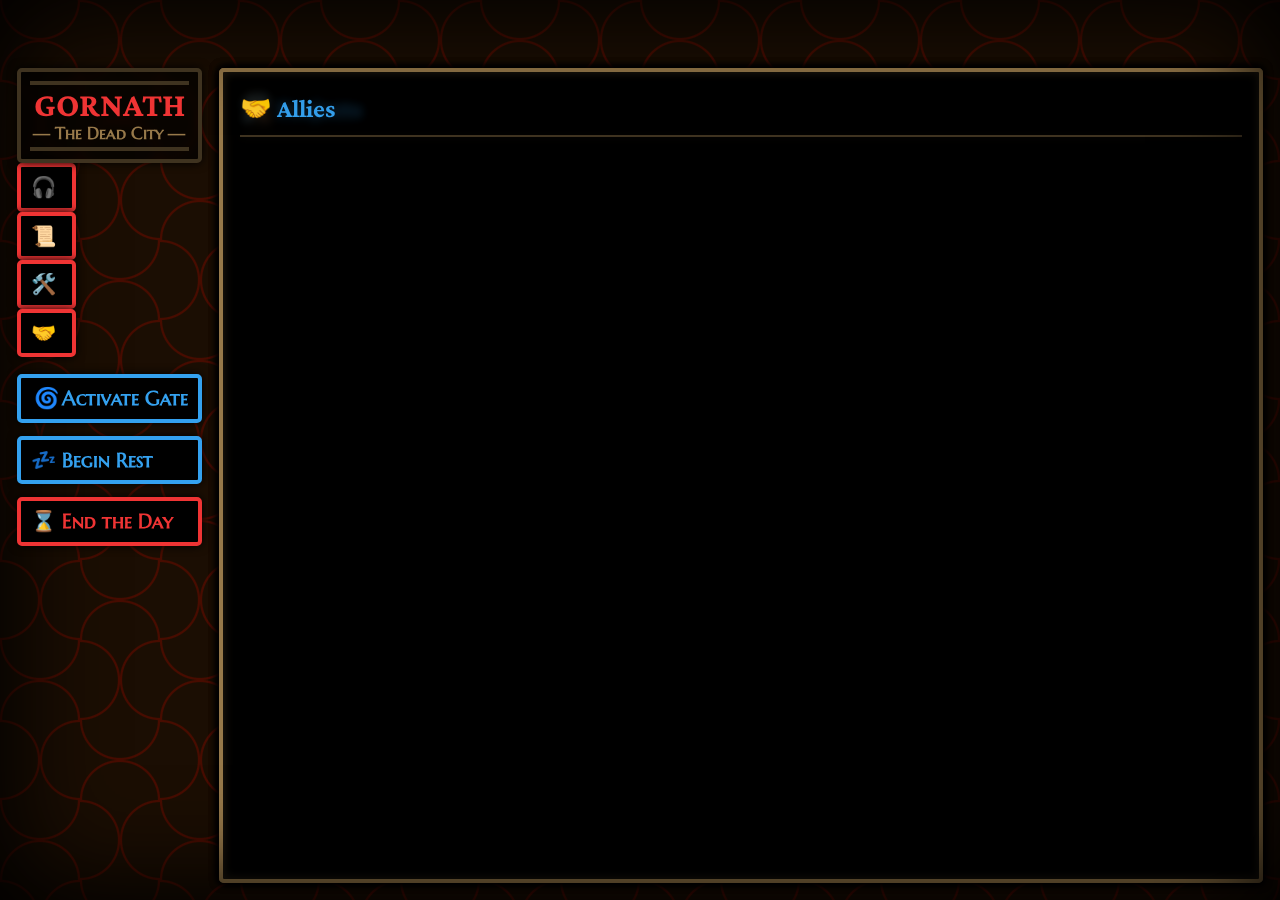
<file: index.html>
<!DOCTYPE html>
<html lang="en">
<head>
    <meta charset="UTF-8">
    <meta name="viewport" content="width=device-width, initial-scale=1.0">
    <title>Battle of Gornath</title>

    <link rel="icon" href="images/imp.png">

    <link rel="stylesheet" href="styles/reset.css">
    <link rel="stylesheet" href="styles/main.css">
    <link rel="stylesheet" href="styles/text.css">
    <link rel="stylesheet" href="styles/countdown.css">
    <link rel="stylesheet" href="styles/stats.css">
    <link rel="stylesheet" href="styles/card.css">
    <link rel="stylesheet" href="styles/menu.css">
</head>
<body>
    <audio autoplay loop>
        <source src="audio/the-dead-city.mp3">
    </audio>
    <div class="overlay"></div>
    <div class="header">
        <!-- <h1>The Battle of Gornath</h1> -->
        <div id="countdown" class="countdown"></div>
    </div> 
    <main>
        <div class="sidebar">
            <div id="stats" class="stats box">
                <h1 class="stats__title">GORNATH</h1>
                <div class="stats__subtitle">—&nbsp;The&nbsp;Dead&nbsp;City&nbsp;—</div>
            </div>
            <div class="sidebar__tabs">
                <button id="toggle__settings" onclick="game.toggleMenu('settings')">🎧</button>
                <button id="toggle__quests" onclick="game.toggleMenu('quests')">📜</button>
                <button id="toggle__projects" onclick="game.toggleMenu('projects')">🛠️</button>
                <button id="toggle__allies" onclick="game.toggleMenu('allies')">🤝</button>
            </div>

            <div class="sidebar__buttons">
                <button id="gate" onclick="game.useGate()"><div class="spin">🌀</div> <div>Activate Gate</div></button>
                <button id="rest" onclick="game.rest()"><div class="pulse">💤</div> <div class="text">Begin Rest</div></button>
                <button id="next" onclick="game.nextDay()"><div>⌛</div> <div>End the Day</div></button>
            </div>
        </div>
        <div id="panel">
            <section id="menu__settings" class="menu box">
                <h1>🎧 Settings</h1>
            </section>
            <section id="menu__quests" class="menu box">
                <h1>📜 Quests</h1>
            </section>
            <section id="menu__projects" class="menu box">
                <h1>🛠️ Projects</h1>
            </section>
            <section id="menu__allies" class="menu box">
                <h1>🤝 Allies</h1>
            </section>
            <!-- <div class="sheen"></div> -->
            <!-- <h1>Stats</h1>
            <p><b>Military:</b> The effectiveness of Gornath's defenses. If it drops to 0, we will be unable to defend ourselves from the demons' attack - Gornath will fall, and there will be nothing anyone can do about it.</p>
            <p><b>Loyalty:</b> The trust and respect Gornath has for Bokaz. If it drops to 0, Bokaz may be overthrown. Gornath will go on, but someone will replace him, and your roles as the Voice of the Chief may not be honoured.</p>
            <p><b>Stability:</b> The state of the economy, civic order, and general morale. If it drops to 0, the city will descend into chaos and anarchy. The population will flee and abandon the city.</p>
            <p><b>Reverence:</b> The faith the city has for the Gods. If it drops to 0, the people of Gornath will abandon the old gods and turn to other sources of power out of desperation - the demons, Iron Sorcery, Cleovaross, etc.</p> -->
        </div>
    </main>

    <script src="scripts/events.js"></script>
    <script src="scripts/utils.js"></script>
    <script src="scripts/main.js"></script>
    <script src="scripts/cards.js"></script>
</body>
</html>
</file>
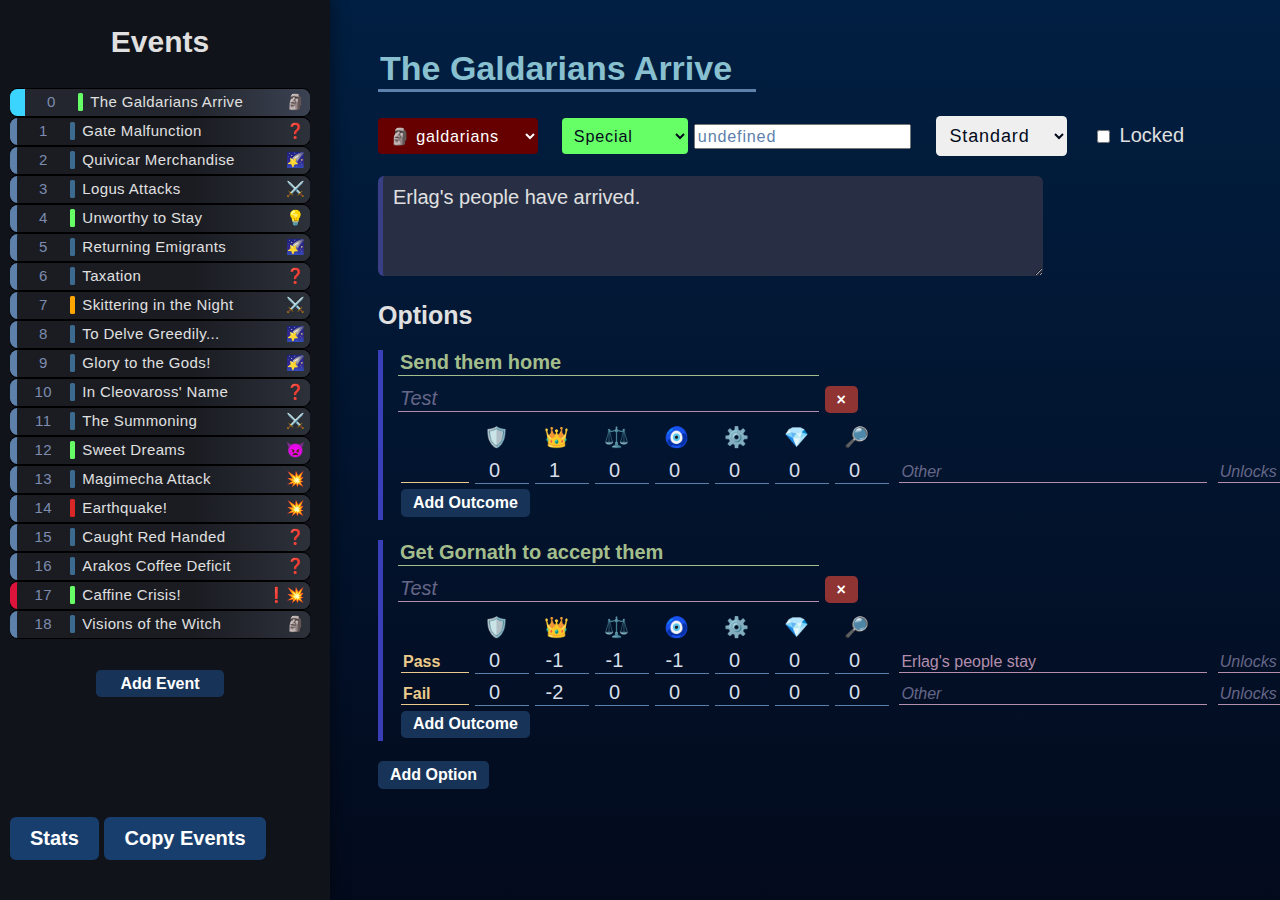
<file: event.html>
<!DOCTYPE html>
<html lang="en">
<head>
    <meta charset="UTF-8">
    <meta name="viewport" content="width=device-width, initial-scale=1.0">
    <title>Event Machine</title>
    <link rel="stylesheet" href="styles/event.css">
</head>
<body>
    <div id="container">
        <nav id="sidebar">
            <h2>Events</h2>
            <div id="events-list"></div>
            <button id="add-event-btn" style="width:8em; margin:0 auto; display:block; align-self: start;">Add Event</button>
            <div>
                <button id="stats-btn">Stats</button>
                <button id="copy-btn">Copy Events</button>
            </div>
        </nav>
        <main id="details-panel"></main>
    </div>

    <script src="scripts/constants.js"></script>
    <script src="scripts/events.js"></script>
    <script>
        // --- Type color generation ---
        function stringToColor(str, idx, total) {
            // Use HSL for distinct colors
            let hue = (idx * 360 / total) % 360;
            return `hsl(${hue}, 100%, 20%)`;
        }
        function getTypeColors(types) {
            let map = {};
            types.forEach((t, i) => map[t] = stringToColor(t, i, types.length));
            return map;
        }
        function getAllTypes() {
            let set = new Set(events.map(e => e.type));
            return Array.from(set);
        }

        // --- Numeric keys detection ---
        function getNumericKeys() {
            for (const event of events) {
                for (const opt of event.options) {
                    if (opt.outcomes && opt.outcomes.length) {
                        return Object.keys(opt.outcomes[0]).filter(
                            k => typeof opt.outcomes[0][k] === "number"
                        );
                    }
                }
            }
            // fallback
            return ['warriors','loyalty','order','reverence','salvage','wealth'];
        }

        // --- Contrast utility ---
        function getContrastYIQ(hexcolor) {
            // Accepts hsl() or hex, returns #23262e or #fff for contrast
            let r, g, b;
            if (hexcolor.startsWith('hsl')) {
                let [h, s, l] = hexcolor.match(/\d+/g).map(Number);
                s /= 100; l /= 100;
                let c = (1 - Math.abs(2 * l - 1)) * s;
                let x = c * (1 - Math.abs((h / 60) % 2 - 1));
                let m = l - c/2;
                let rgb = [0,0,0];
                if (h < 60) rgb = [c,x,0];
                else if (h < 120) rgb = [x,c,0];
                else if (h < 180) rgb = [0,c,x];
                else if (h < 240) rgb = [0,x,c];
                else if (h < 300) rgb = [x,0,c];
                else rgb = [c,0,x];
                [r,g,b] = rgb.map(v => Math.round((v + m) * 255));
            } else {
                hexcolor = hexcolor.replace('#','');
                if (hexcolor.length === 3) hexcolor = hexcolor.split('').map(x=>x+x).join('');
                r = parseInt(hexcolor.substr(0,2),16);
                g = parseInt(hexcolor.substr(2,2),16);
                b = parseInt(hexcolor.substr(4,2),16);
            }
            let yiq = ((r*299)+(g*587)+(b*114))/1000;
            return 'white';
            return (yiq >= 140) ? '#23262e' : '#fff';
        }

        // --- Main rendering logic ---
        let originalEvents = JSON.parse(JSON.stringify(events));
        let $eventsList = document.getElementById('events-list');
        let $detailsPanel = document.getElementById('details-panel');
        let selectedIdx = 0;
        let typeColors = getTypeColors(getAllTypes());

        function isEventEdited(idx) {
            return JSON.stringify(events[idx]) !== JSON.stringify(originalEvents[idx]);
        }

        function renderList(selected) {
            let types = getAllTypes();
            typeColors = getTypeColors(types);
            let html = '<ul>';
            for (let i = 0; i < events.length; i++) {
                let edited = isEventEdited(i);
                let type = events[i].type;
                let priority = events[i].priority
                if (!priority) events[i].priority = 'standard'
                console.log(priority)
                let color = typeColors[type] || "#888";
                let badgeText = type // .slice(0,5).toUpperCase();
                let badgeFg = getContrastYIQ(color);
                html += `<li data-idx="${i}" class=" ${i === selected ? 'selected ' : ''}${edited ? 'edited ' : ''} ${events[i].locked ? "locked": ''}">
                    <span class="event-list-id">${i}</span>
                    <span class="event-rarity rarity-${events[i].rarity.toLowerCase()}"></span>
                    <span class="event-list-title">${events[i].title}${edited ? '<span class="event-list-edited">*</span>' : ''}</span>
                    <div class='event-badges'>
                        <span class='event-list-type'>${events[i].scheduled ? ICONS['scheduled'] : ''}</span><span class='event-list-type'>${ICONS[priority]}</span><span class='event-list-type'>${ICONS[badgeText]}</span>
                    </div>
                </li>`;

                //<span class='event-list-type'>${ICONS[badgeText]} <span class="event-list-type-badge" style="background:${color};color:${badgeFg};" title="${type}">${badgeText}</span></span>
            }
            html += '</ul>';
            $eventsList.innerHTML = html;
            $eventsList.querySelectorAll('li').forEach(li => {
                li.onclick = function() {
                    let idx = parseInt(this.getAttribute('data-idx'));
                    selectedIdx = idx;
                    statsMode = false;
                    renderList(selectedIdx);
                    renderDetails(idx);
                }
            });
        }

        function renderStatsPanel() {
            // Gather stats
            const totalEvents = events.length;
            const typeCounts = {};
            const rarityCounts = {};
            const numericKeys = getNumericKeys();
            let outcomeSum = {};
            let outcomeCount = 0;

            // Initialize sums
            numericKeys.forEach(k => outcomeSum[k] = 0);

            for (const event of events) {
                // Type counts
                typeCounts[event.type] = (typeCounts[event.type] || 0) + 1;
                // Rarity counts
                rarityCounts[event.rarity] = (rarityCounts[event.rarity] || 0) + 1;
                // Outcomes
                for (const opt of event.options) {
                    if (opt.outcomes) {
                        for (const outcome of opt.outcomes) {
                            numericKeys.forEach(k => {
                                outcomeSum[k] += Number(outcome[k]) || 0;
                            });
                            outcomeCount++;
                        }
                    }
                }
            }

            // Type stats HTML
            let typeStats = Object.entries(typeCounts).map(([type, count]) => {
                let pct = ((count / totalEvents) * 100).toFixed(1);
                return `<tr><td>${type}</td><td>${count}</td><td>${pct}%</td></tr>`;
            }).join('');
            // Rarity stats HTML
            let rarityStats = Object.entries(rarityCounts).map(([rarity, count]) => {
                let pct = ((count / totalEvents) * 100).toFixed(1);
                return `<tr><td>${rarity}</td><td>${count}</td><td>${pct}%</td></tr>`;
            }).join('');
            // Numeric averages HTML
            let numericStats = numericKeys.map(k => {
                let avg = outcomeCount ? (outcomeSum[k] / outcomeCount).toFixed(2) : '0.00';
                return `<tr><td>${k}</td><td>${avg}</td></tr>`;
            }).join('');

            $detailsPanel.innerHTML = `
                <div style="padding:2em 2em 2em 2em; color:#bcd; max-width: 40em; margin: 0 auto;">
                    <h2 style="text-align:center; color:#fff; margin-bottom:1.2em;">Event Data Statistics</h2>
                    <div style="display:flex; gap:2em; flex-wrap:wrap;">
                        <div style="flex:1 1 12em;">
                            <h3 style="color:#8ecae6;">By Type</h3>
                            <table style="width:100%; font-size:1em;">
                                <thead><tr><th>Type</th><th>Count</th><th>%</th></tr></thead>
                                <tbody>${typeStats}</tbody>
                            </table>
                        </div>
                        <div style="flex:1 1 12em;">
                            <h3 style="color:#fbbf24;">By Rarity</h3>
                            <table style="width:100%; font-size:1em;">
                                <thead><tr><th>Rarity</th><th>Count</th><th>%</th></tr></thead>
                                <tbody>${rarityStats}</tbody>
                            </table>
                        </div>
                    </div>
                    <div style="margin-top:2em;">
                        <h3 style="color:#a3be8c;">Average Outcome Adjustment</h3>
                        <table style="width:100%; font-size:1em;">
                            <thead><tr><th>Attribute</th><th>Average</th></tr></thead>
                            <tbody>${numericStats}</tbody>
                        </table>
                        <div style="font-size:0.9em; color:#888; margin-top:0.5em;">(Averages are per outcome across all events)</div>
                    </div>
                </div>
            `;
        }

        document.getElementById('stats-btn').onclick = function() {
            statsMode = true;
            $detailsPanel.innerHTML = '';
            renderStatsPanel();
        };

        // Add this to get all unique rarities in use, fallback to some defaults
        function getAllRarities() {
            const defaults = ['common', 'uncommon', 'rare', 'special'];
            const found = new Set(events.map(e => e.rarity).filter(Boolean));
            defaults.forEach(r => found.add(r));
            return Array.from(found).sort();
        }

        function renderDetails(idx) {
            let event = events[idx];
            let types = getAllTypes();
            let rarities = getAllRarities();
            let priorities = ['standard', 'high', 'immediate'];
            typeColors = getTypeColors(types);
            let color = typeColors[event.type] || "#888";
            let numericKeys = getNumericKeys();

            // Dropdown for types, with add option
            let typeOptions = types.map(t =>
                `<option value="${t}"${t === event.type ? ' selected' : ''} style="background:${typeColors[t]}; color:${getContrastYIQ(typeColors[t])};">${ICONS[t]} ${t}</option>`
            ).join('');
            typeOptions += `<option value="__add_new__">Add new type...</option>`;

            // Dropdown for rarity
            let rarityOptions = rarities.map(r => {
                let rarityColour = ''
                switch(r) {
                    case 'common': rarityColour = 'hsl(207, 40%, 40%);'; break;
                    case 'uncommon': rarityColour = 'hsl(0, 70%, 50%)'; break;
                    case 'rare':  rarityColour = 'hsl(39, 100%, 50%);'; break;
                    case 'special':  rarityColour = 'hsl(120, 100%, 70%)'; break;
                }
                return `<option style="background: ${rarityColour}" value="${r}"${r === event.rarity ? ' selected' : ''}>${r.charAt(0).toUpperCase() + r.slice(1)}</option>` }
            ).join('');

            // Priority selector options
            let priorityOptions = priorities.map(p =>
                `<option value="${p}"${event.priority === p ? ' selected' : ''}>${p.charAt(0).toUpperCase() + p.slice(1)}</option>`
            ).join('');

            let html = `
                <div class="event-header">
                    <label class="event-title">
                        <input type="text" id="edit-title" class="edit-title" value="${event.title.replace(/"/g,'&quot;')}">
                    </label>
                </div>
                <div style="margin: 0.5em 0 1em 0;">
                    <label class="event-type">
                        <select id="edit-type" class="edit-type" style="background:${color};color:${getContrastYIQ(color)};">
                            ${typeOptions}
                        </select>
                    </label>
                    <label class="rarity-type" style="margin-left:1em;">
                        <select id="edit-rarity" class="rarity-${event.rarity} edit-type" style="width:auto;min-width:7em;">
                            ${rarityOptions}
                        </select>
                        <input id='scheduled-date', class='scheduled-input edit-type' value='${event.scheduled}'>
                    </label>
                    <label class="priority-type" style="margin-left:1em;">
                        <select id="edit-priority" class="edit-type" style="width:auto;min-width:7em;">
                            ${priorityOptions}
                        </select>
                    </label>
                    <label style="margin-left:1em;">
                        <input type="checkbox" id="edit-locked" ${event.locked ? 'checked' : ''} style="vertical-align:middle;margin-right:0.3em;">
                        Locked
                    </label>
                </div>
                <input type="text" id="new-type-input" class="new-type-input edit-type" style="display:none;" placeholder="Enter new type">
                <div>
                    <textarea id="edit-text" class="edit-text">${event.text.replace(/</g,"&lt;")}</textarea>
                </div>
                <div class="event-options">
                    <div class="options-label">Options</div>
                    <ul class="options-list">
            `;
            for (let oi = 0; oi < event.options.length; oi++) {
                let opt = event.options[oi];
                html += `<li class="option-item">
                    <div class="option-row">
                        <span class="option-title">
                            <input type="text" id="opt-title-${oi}" class="opt-title" value="${opt.title.replace(/"/g,'&quot;')}">
                        </span>
                        <input type="text" id="opt-test-${oi}" class="opt-test" value="${opt.test ? opt.test.replace(/"/g,'&quot;') : ''}" placeholder="Test">
                        <button type="button" class="remove-option-btn" title="Remove option" data-oi="${oi}">&times;</button>
                    </div>
                    <div class="outcomes-table-wrap">
                        <table class="outcomes-table">
                            <thead>
                                <tr>
                                    <th class="outcome-th"></th>
                                    ${numericKeys.map(k => `<th class="outcome-th" title="${k}">${ICONS[k]}</th>`).join('')}
                                    <th class="outcome-th"></th>
                                    <th class="outcome-th"></th>
                                    <th class="outcome-th"></th>
                                </tr>
                            </thead>
                            <tbody>
                `;
                if (opt.outcomes && opt.outcomes.length) {
                    for (let oi2 = 0; oi2 < opt.outcomes.length; oi2++) {
                        let outcome = opt.outcomes[oi2];
                        html += `<tr class="outcome">
                            <td>
                                <input type="text" id="outcome-name-${oi}-${oi2}" class="outcome-name-input" value="${outcome.name.replace(/"/g,'&quot;')}">
                            </td>
                            ${numericKeys.map(k =>
                                `<td>
                                    <input type="number" id="outcome-${k}-${oi}-${oi2}" class="outcome-effect" value="${outcome[k]}" title="${k}">
                                </td>`
                            ).join('')}
                            <td>
                                <input type="text" id="outcome-other-${oi}-${oi2}" class="outcome-other" value="${outcome.other ? outcome.other.replace(/"/g,'&quot;') : ''}" placeholder="Other">
                            </td>
                            <td>
                                <input type="text" id="outcome-unlocks-${oi}-${oi2}" class="outcome-unlocks" value="${outcome.unlocks ? outcome.unlocks.replace(/"/g,'&quot;') : ''}" placeholder="Unlocks">
                            </td>
                            <td>
                                <button type="button" class="remove-outcome-btn" title="Remove outcome" data-oi="${oi}" data-oi2="${oi2}">&times;</button>
                            </td>
                        </tr>`;
                    }
                }
                html += `
                            <tr>
                                <td colspan="${3 + numericKeys.length}">
                                    <button type="button" class="add-outcome-btn" data-oi="${oi}">Add Outcome</button>
                                </td>
                            </tr>
                            </tbody>
                        </table>
                    </div>
                </li>`;
            }
            html += `
                    <li class="add-option-item">
                        <button type="button" class="add-option-btn">Add Option</button>
                    </li>
                </ul>
                </div>
                <span id="saved-indicator" class="saved-indicator" style="display:none;">Saved!</span>
            `;
            $detailsPanel.innerHTML = html;

            let $typeSelect = document.getElementById('edit-type');
            let $newTypeInput = document.getElementById('new-type-input');
            let isAddingType = false;

            // Use addEventListener instead of direct assignment
            $typeSelect.addEventListener('change', function() {
                if (this.value === "__add_new__") {
                    isAddingType = true;
                    $newTypeInput.style.display = "";
                    $newTypeInput.value = "";
                    $newTypeInput.focus();
                } else {
                    isAddingType = false;
                    $newTypeInput.style.display = "none";
                    $typeSelect.style.background = typeColors[this.value] || "#888";
                    autoSave();
                }
            });

            $newTypeInput.onblur = function() {
                if (this.value.trim()) {
                    let newType = this.value.trim();
                    if (!types.includes(newType)) {
                        types.push(newType);
                        typeColors = getTypeColors(types);
                        let opt = document.createElement('option');
                        opt.value = newType;
                        opt.textContent = newType;
                        opt.selected = true;
                        opt.style.background = typeColors[newType];
                        $typeSelect.insertBefore(opt, $typeSelect.lastElementChild);
                    }
                    $typeSelect.value = newType;
                    $typeSelect.style.background = typeColors[newType];
                    isAddingType = false;
                    $newTypeInput.style.display = "none";
                    autoSave();
                } else {
                    isAddingType = false;
                    $newTypeInput.style.display = "none";
                    // Do not autosave if cancelled
                }
            };

            // --- Add/Remove Option/Outcome handlers ---
            $detailsPanel.querySelectorAll('.add-option-btn').forEach(btn => {
                btn.onclick = function() {
                    event.options.push({
                        title: "Option",
                        test: "",
                        outcomes: [{
                            name: "",
                            ...Object.fromEntries(numericKeys.map(k => [k, 0])),
                            other: "",
                            unlocks: ""
                        }]
                    });
                    renderDetails(idx);
                    autoSave();
                };
            });
            $detailsPanel.querySelectorAll('.remove-option-btn').forEach(btn => {
                btn.onclick = function(e) {
                    let oi = parseInt(this.getAttribute('data-oi'));
                    event.options.splice(oi, 1);
                    renderDetails(idx);
                    autoSave();
                };
            });
            $detailsPanel.querySelectorAll('.add-outcome-btn').forEach(btn => {
                btn.onclick = function() {
                    let oi = parseInt(this.getAttribute('data-oi'));
                    event.options[oi].outcomes.push({
                        name: "New",
                        ...Object.fromEntries(numericKeys.map(k => [k, 0])),
                        other: "",
                        unlocks: ""
                    });
                    renderDetails(idx);
                    autoSave();
                };
            });
            $detailsPanel.querySelectorAll('.remove-outcome-btn').forEach(btn => {
                btn.onclick = function(e) {
                    let oi = parseInt(this.getAttribute('data-oi'));
                    let oi2 = parseInt(this.getAttribute('data-oi2'));
                    event.options[oi].outcomes.splice(oi2, 1);
                    renderDetails(idx);
                    autoSave();
                };
            });

            // --- Auto-save on input change ---
            function autoSave() {
                if (isAddingType) return;
                event.title = document.getElementById('edit-title').value;
                let typeVal = $typeSelect.value === "__add_new__" && $newTypeInput.value.trim() ? $newTypeInput.value.trim() : $typeSelect.value;
                event.type = typeVal;
                event.text = document.getElementById('edit-text').value;
                event.locked = document.getElementById('edit-locked').checked;
                event.rarity = document.getElementById('edit-rarity').value;
                event.scheduled = document.getElementById('scheduled-date').value;
                event.priority = document.getElementById('edit-priority').value;
                for (let oi = 0; oi < event.options.length; oi++) {
                    let opt = event.options[oi];
                    opt.title = document.getElementById(`opt-title-${oi}`).value;
                    let testVal = document.getElementById(`opt-test-${oi}`).value;
                    opt.test = testVal.trim() ? testVal : undefined;
                    for (let oi2 = 0; oi2 < opt.outcomes.length; oi2++) {
                        let outcome = opt.outcomes[oi2];
                        outcome.name = document.getElementById(`outcome-name-${oi}-${oi2}`).value;
                        for (let k of numericKeys) {
                            outcome[k] = parseInt(document.getElementById(`outcome-${k}-${oi}-${oi2}`).value) || 0;
                        }
                        let otherVal = document.getElementById(`outcome-other-${oi}-${oi2}`).value;
                        outcome.other = otherVal.trim() ? otherVal : "";
                        let unlocksVal = document.getElementById(`outcome-unlocks-${oi}-${oi2}`).value;
                        outcome.unlocks = unlocksVal.trim() ? unlocksVal : "";
                    }
                }
                renderList(selectedIdx);
                // Optionally show a quick saved indicator
                let indicator = document.getElementById('saved-indicator');
                if (indicator) {
                    indicator.style.display = 'inline';
                    setTimeout(() => { indicator.style.display = 'none'; }, 800);
                }

                document.getElementById('edit-rarity').classList.remove('rarity-common')
                document.getElementById('edit-rarity').classList.remove('rarity-uncommon')
                document.getElementById('edit-rarity').classList.remove('rarity-rare')
                document.getElementById('edit-rarity').classList.add('rarity-'+event.rarity)
            }

            // Attach autoSave to all inputs except new-type-input
            $detailsPanel.querySelectorAll('input,textarea,select').forEach(el => {
                if (el.type === "button" || el.id === "new-type-input") return;
                el.oninput = autoSave;
                el.onchange = autoSave;
            });
        }

        document.getElementById('copy-btn').onclick = function() {
            let json = 'let events = ' + JSON.stringify(events, null, 4);
            navigator.clipboard.writeText(json).then(() => {
                this.textContent = "Copied!";
                setTimeout(() => { this.textContent = "Copy Event Data"; }, 1200);
            });
        };

        function getDefaultEvent() {
            let numericKeys = getNumericKeys();
            return {
                title: "New Event",
                type: getAllTypes()[0] || "newtype",
                rarity: 'common',
                priority: 'standard',
                locked: false,
                scheduled: '',
                text: "",
                options: [{
                    title: "Option",
                    test: "",
                    outcomes: [{
                        name: "",
                        ...Object.fromEntries(numericKeys.map(k => [k, 0])),
                        other: "", 
                        unlocks: ""
                    }]
                }],
                id: events.length > 0 ? Math.max(...events.map(e => e.id || 0)) + 1 : 0
            };
        }

        // Add event button handler
        document.getElementById('add-event-btn').onclick = function() {
            let newEvent = getDefaultEvent();
            events.push(newEvent);
            originalEvents.push(JSON.parse(JSON.stringify(newEvent)));
            selectedIdx = events.length - 1;
            renderList(selectedIdx);
            renderDetails(selectedIdx);
            // Optionally, focus the title input for immediate editing
            setTimeout(() => {
                let titleInput = document.getElementById('edit-title');
                if (titleInput) titleInput.focus();
            }, 0);
        };

        // Initial render
        renderList(selectedIdx);
        renderDetails(selectedIdx);
    </script>
</body>
</html>
</file>
<file: styles/main.css>
@import url('https://fonts.googleapis.com/css2?family=Crimson+Pro:ital,wght@0,200..900;1,200..900&family=Marcellus&family=Marcellus+SC&family=Modern+Antiqua&display=swap');

:root {
    /* background: black; */
    font-size: 17px;
    font-family: 'Crimson Pro', sans-serif;

    --black: #000;
    --beige: #ffdda9;
    --brown: #97794a;
    --darkbrown: #3f3320;
    --crimson: #ef3434;
    --lightblue: #7dc9ff;
    --blue: #34a1ef;
    --darkblue: #00243d;
    --purple: #cc00ff;
    --green: #7bff42;
    --orange: #ffb90e;
    --orangered: #ff5e0e;

    color:var(--beige);
}

html {
    --s: 80px;
    /* control the size*/
    --c1: #1b0e03;
    --c2: #480c00;

    --_s: calc(2*var(--s)) calc(2*var(--s));
    --_g: 35.36% 35.36% at;
    --_c: #0000 66%, var(--c2) 68% 70%, #0000 72%;
    background:
        radial-gradient(var(--_g) 100% 25%, var(--_c)) var(--s) var(--s)/var(--_s),
        radial-gradient(var(--_g) 0 75%, var(--_c)) var(--s) var(--s)/var(--_s),
        radial-gradient(var(--_g) 100% 25%, var(--_c)) 0 0/var(--_s),
        radial-gradient(var(--_g) 0 75%, var(--_c)) 0 0/var(--_s),
        repeating-conic-gradient(var(--c1) 0 25%, #0000 0 50%) 0 0/var(--_s),
        radial-gradient(var(--_c)) 0 calc(var(--s)/2)/var(--s) var(--s) var(--c1);
}

body {
    position: relative;
    /* max-width: 1200px; */
    margin: 0 auto;
    padding: 1em;
    display: grid;
    min-height: 100vh;
    grid-template-rows: auto 1fr;
    overflow: hidden;
    
    cursor: url('../images/cursor-normal.png'), auto;
}

.overlay {
    position: fixed;
    z-index: 1;
    top: 0;
    bottom: 0;
    left: 0;
    right: 0;

    pointer-events: none;
    box-shadow: inset 0 0 100px 15px black;
    animation: fadeFromBlack 2s 0.5s backwards;
}

@keyframes fadeFromBlack {
    from {
        background-color:  black; 
    }
}

main {
    display: grid;
    grid-template-columns: auto 1fr;
    gap: 1em;
}

.sidebar {
    position: relative;
    z-index: 10;
    display: grid;
    grid-template-rows: auto auto auto;
    height: 100%;
    /* gap: 1em; */
    align-content: start;

    

    & button {
        text-align: left;
        display: grid;
        grid-template-columns: 1.5em 1fr;
    }
}

@keyframes slideRight {
    from {
        transform: translate(-300px);
    }
}

.sidebar__buttons {
    margin-top: 1em;
    display: grid;
    gap: 0.75em;
    align-content: space-between;
    align-self: start;
}



button {
    font-family: 'Marcellus SC', 'Crimson Pro', serif;
    color:var(--crimson);
    font-size: 1.2em;
    border: 4px solid var(--crimson);
    background-color: black;
    font-weight: bold;
    border-radius: 5px;
    padding: 5px 10px;

    box-shadow: 0 0 10px black;

    transition: color 0.25s, background 0.25s, transform 0.15s, border 0.2s;

    cursor: url('../images/cursor-hover.png'), pointer;

    &:hover {
        background: var(--crimson);
        color: black;
        /* transform: translateY(-5px); */
    }
    &:disabled {
        background: #333;
        color: var(--crimson);
        filter:grayscale(1);

        &:hover {
            transform: translateY(0);
            cursor: url('../images/cursor-normal.png'), auto;
        }
    }

    &:active {
        transform: translateY(0);
        cursor: url('../images/cursor-active.png'), auto !important;
    }
}


#gate, #rest {
    color: var(--blue);
    border-color: var(--blue);

    &:hover:not(:disabled) {
        background: var(--blue);
        color: black;
    }
}

#next {
    /* grid-area: next; */
    animation: slideRight 1s 1.25s backwards;
}
#rest {
    animation: slideRight 1s 1s backwards;

    & .pulse {
        animation: pulse 7s infinite;
    }
    &:disabled .pulse {
        animation-play-state: paused;
    }
}
#gate {
    animation: slideRight 1s 0.75s backwards;

    & .spin {
        text-align: center;
        animation: spin 7s linear infinite;
    }

    &:disabled .spin {
        animation-play-state: paused;
    }
}
#panel {
    /* grid-area: panel; */
    position: relative;
    isolation: isolate;
    min-width: 100%;
    min-height: 100%;

    transition: backdrop-filter 0.5s;

    &.blur .card {
        filter: blur(10px)
    }
    &.blur {
        backdrop-filter: blur(10px)
    }
}

/* .daysRow {
    display: grid;
    grid-template-columns: auto 1fr;
    align-items: center;
    gap: 1em;
} */

.box {    
    border: 4px solid var(--darkbrown);
    border-radius: 5px;
    padding: 0.5em;
    /* margin: 1em 0; */
    background: #000a;
    backdrop-filter: blur(5px);
    box-shadow: 0 0 10px black;
}


@media screen and (width > 1700px) {
    :root {
        font-size: 20px;
    }
}

@media screen and (width < 1500px) {
    body {
        overflow: auto;
    }
    div#panel {
        grid-template-columns: 1fr 1fr;
        grid-auto-flow: row;
        justify-self: center;
    }
}

@media screen and (width < 1200px) {
    :root {
        font-size: 16px;
    }
    main {
        display: block;
    }
    .sidebar {
        grid-auto-flow: column;
    }
    div#panel {
        margin: 2em 0;
        gap: 2em;
    }
}

@media screen and (width < 900px) {
    div#panel {
        grid-template-columns: 1fr;
        grid-auto-flow: row;
    }
}

@media screen and (width < 500px) {
    .overlay {
        box-shadow: inset 0 0 30px 5px black;
    }
}

@media screen and (width < 450px) {
    :root {
        font-size: 14px;
    }
}
</file>
<file: styles/text.css>
h1 {
    color:var(--green);
    font-size: 1.75em;
}

h2 {
    color:var(--crimson);
    font-size: 1.5em;
    line-height: 1.15em;
}
h3 {
    color:var(--orange);
    font-size: 1.3em;
}

p {
    margin-bottom: 1em;
    text-indent: -1em;
    padding-left: 1em;
    line-height: 1.15em;
}

b {
    color: var(--crimson);
}

.italic {
    color: var(--brown);
    font-style: italic;
}
</file>
<file: styles/countdown.css>
.countdown {
    display: grid;
    grid-template-columns: repeat(30, 1fr);
    grid-auto-flow: column;
    box-shadow: 0 0 10px black;
    margin: 1em 0 1em;
    font-size: 1.5em;
}

.countdown__pip {
    position: relative;
    background: #111;
    color: var(--darkbrown);
    
    height: 60px;
    border: 2px solid var(--darkbrown);
    border-top: 4px solid var(--darkbrown);
    border-bottom: 4px solid var(--darkbrown);
    
    display: flex;
    flex-wrap: wrap;
    place-content: center;
    
    transition: background-color 0.5s, transform 0.25s, border-radius 0.25, border 0.25s;
}
.countdown__pip:first-child {
    border-top-left-radius: 5px;
    border-bottom-left-radius: 5px;
    border-left: 4px solid var(--darkbrown);
}
.countdown__pip:last-child {
    border-top-right-radius: 5px;
    border-bottom-right-radius: 5px;
    border-right: 4px solid var(--darkbrown);

    &.active {
        background: black;
    }
}

.countdown__pip.active {
    transition: background-color 0.5s ease-out, transform 0.25s ease-in-out, border-radius 0.25s, border 0.25s;
}
.countdown__pip.active {
    z-index: 1;
}
.countdown__pip.now {
    background: black;
    transform: scale(1.3);
    border-width: 4px;
    border-radius: 5px;
    z-index: 2;
    /* box-shadow: 0 0 5px black; */
}
.countdown__icon {
    display: grid;
    place-content: center;
    pointer-events: none;
}
.countdown__icon.spin {
    animation: spin 7s linear infinite;
}
@keyframes spin {
    from { transform: rotate(0deg);}
    to { transform: rotate(-360deg);}
}
.countdown__icon.pulse {
    animation: pulse 7s infinite;
}
@keyframes pulse {
    0%,15%,100% { transform: scale(1);}
    7% { transform: scale(1.25);}
    30%,50%,70%,90% { transform: scale(1.05);}
    20%,40%,60%,80% { transform: scale(1);}
}

.countdown__date {
    position: relative;
    top: -0.05em;
}

/* .countdown__pip.active .countdown__date {
    color: var(--beige);
} */

.countdown__pip.active { background: var(--black); }
.countdown__pip.active.early  { color: var(--green); }
.countdown__pip.active.mid { color: var(--orange); }
.countdown__pip.active.late { color: var(--crimson); }
.countdown__pip.active.end { color: var(--purple); }

.countdown__pip.active.now { color: var(--black); }
.countdown__pip.active.now.early { background: var(--green); }
.countdown__pip.active.now.mid { background: var(--orange); }
.countdown__pip.active.now.late { background: var(--crimson); }
.countdown__pip.active.now.end { background: var(--purple); }

.days {
    color: var(--crimson);
    font-weight: bold;
}

@media screen and (width < 650px) {
    .countdown {
        grid-template-columns: repeat(15, 1fr);
        grid-template-rows: 2;
        grid-auto-flow:initial;
    }

    .countdown__pip {
        border-width: 4px;
    }
    .countdown__pip:first-child {
        border-bottom-left-radius: 0;
    }
    .countdown__pip:last-child {
        border-top-right-radius: 0;
    }
}

@media screen and (width < 450px) {
    .countdown {
        grid-template-columns: repeat(10, 1fr);
        grid-template-rows: 3;
        grid-auto-flow:initial;

    }
}
</file>
<file: styles/stats.css>
.stats {
    /* grid-area: stats; */
    animation: slideRight 1s 0.5s backwards;
    padding: 0;
}

.stats__subtitle {
    margin: 0 0.5em 0.25em;
    font-family: 'Marcellus SC', 'Crimson Pro', serif;
    font-size: 1em;
    text-align: center;
    font-weight: bold;
    color: var(--brown);
    border-bottom: 4px solid var(--darkbrown);
    position: relative;
    top: -0.25em;
}
.stats__title {
    margin: 0.25em 0.25em 0;
    font-size: 2em;
    line-height: 1.2em;
    text-align: center;
    
    color: var(--crimson);
    border-top: 4px solid var(--darkbrown);    
}

.stats__icon {
    text-align: center;
    /* transform: scale(1.1); */
}

.stats__stat {
    font-family: 'Marcellus SC', 'Crimson Pro', serif;
    font-size: 1.15em;
    font-weight: bold;
    display: grid;
    justify-content: start;
    gap: 0.25em;
    padding: 0.15em 0.5em 0.15em;
    grid-template-columns: 1.5em 5em 2em;

    transition: background 0.25s;
}

.stats__stat:nth-of-type(6) {
    border-top: 2px solid var(--darkbrown);
}

.stats__value {
    font-family: 'Crimson Pro', serif;
    color: var(--blue);
    transform: scale(1.2);
    text-align: center;

    & div {
        display: block;
        animation: stat__flash 0.8s;
    }
}

.stats__stat.redline { background: #300000}
.stats__stat.purpleline { background: #300030}
.redline .stats__name { color: var(--crimson)}
.purpleline .stats__name { color: var(--purple)}

.stats__value .green { color: var(--green); }
.stats__value .orange { color: var(--orange); }
.stats__value .orangered { color: var(--orangered); }
.stats__value .red { color: var(--crimson); }
.stats__value .purple { color: var(--purple); }

@keyframes stat__flash {
    0%,100% {
        transform: scale(1);
    }
    50% {
        transform: scale(1.3);
        color: white;
    }
}
</file>
<file: styles/card.css>
#panel {
    display: grid;
    grid-auto-flow: column;
    place-content: center;
  
}

.card-wrapper {
    transition: transform 0.4s cubic-bezier(0.7, 0, 0.3, 1), box-shadow 0.5s;
    transition-delay: 0.1s;
    border-radius: 1em;
    position: relative;

    animation: slideIn 1s ease backwards;
    animation-delay: 0ms;
    

    &:hover {
        /* transform: scale(1.1); */
    }
    &.remove {
        animation: slideOut 1s cubic-bezier(.59, -0.59, .15, .62) forwards;
        animation-delay: 0.5s;
    }
}
.card-wrapper:nth-of-type(2) { 
    animation-delay: 250ms;

    & .image {
        animation-delay: 2500ms;
    }
}
.card-wrapper:nth-of-type(3) { 
    animation-delay: 500ms;
    & .image {
        animation-delay: 5000ms;
    }
}

@keyframes slideIn {
    from {
        transform: translate(0px, -1500px) rotate(120deg) scale(1.1);
    }
}

@keyframes slideOut {
    60% {
        width: inherit;
        /* height: inherit; */
    } 
    100% {
        transform: translate(0, -1500px) rotate(45deg);
        width: 0;
        /* height: 0; */
    }
}

.card-bumper {
    perspective: 3000px;
    transition: transform 0.37s cubic-bezier(0.68, -0.55, 0, 2);

    --size: 0.75;
    --width: calc(32.5em * var(--size));
    --height: calc(46.5em * var(--size));
    width: var(--width);
    height: var(--height);

    &:hover {
        /* transform: scale(1.05); */
        /* transform: translateY(-2.5%); */
        /* font-size: 1.05em; */
    }
    
    &.bump {
        transition: transform 0.2s ease-in-out;
        transform: scale(1.1) rotate(2.5deg);
    }
}

.card {
    position: relative;
    /* width: var(--width - 4em); */
    height: 100%;
    
    --hue: 150;
    --saturation: 1;
    --lightness: 1;

    --s: calc(var(--width) * 0.125);
    --c1: hsl(var(--hue), calc(70% * var(--saturation)), calc(18% * var(--lightness)));
    --c2: hsl(var(--hue), calc(70% * var(--saturation)), calc(24% * var(--lightness)));

    --l: var(--c1) 20%, #0000 0;
    --g: 35%, var(--c2) 0 45%, var(--c1) 0;
    background:
        linear-gradient(45deg, var(--l) 45%, var(--c1) 0 70%, #0000 0),
        linear-gradient(-45deg, var(--l) var(--g) 70%, #0000 0),
        linear-gradient(45deg, var(--c1) var(--g));
        
    background-size: var(--s) var(--s);



    /* border: 5px solid #111; */
    display: grid;
    gap: 0.5em;
    grid-template-rows: auto 1fr;
    
    padding: 1em;
    margin: 0 2em;
    border-radius: 1em;

    box-shadow: inset 0 0 10px 2px hsl(var(--hue), calc(100% * var(--saturation)), calc(15% * var(--lightness))), 0 0 6px 1px black;

    filter: blur(0);

    transition: transform 0.5s, box-shadow 0.25s, filter 0.6s;
    transition-timing-function: cubic-bezier(0.4, 0, 0.6, 1);
    transition-delay: 0.1s;

    overflow: hidden;

    cursor: url('../images/cursor-hover.png'), auto !important;
    &:active {
        transform: translateY(0);
        cursor: url('../images/cursor-active.png'), auto !important;
    }

    & .front {
        background-image: url('../images/cardback.png');
    }

    &:hover {
        /* box-shadow: inset 0 0 10px 2px hsl(var(--hue), 100%, 15%), 0 0 1em 1em hsla(var(--hue), 100%, 0%, 0.5); */
        
    }
}

.remove .card {
    animation: flash 1s ease-in-out forwards;
} 
@keyframes flash {
    20% {
            filter: brightness(1.2);
        }
    100% {
        filter: brightness(0.5);
    }
}

.flipped {
    transform: rotate3d(0, 1, 0, 180deg);
}




.card .inner {
    background: hsl(var(--hue), calc(30% * var(--saturation)), 5%, 0.9);
    padding: 0.5em;
    border-radius: 0.5em;

    box-shadow: inset 0 2px 10px 2px hsl(var(--hue), calc(50% * var(--saturation)), 2%);
}

.card .inner:first-child {
    background: hsl(var(--hue), calc(30% * var(--saturation)), 3%, 1);

    box-shadow: none;
}

.card-scroller {
    display: grid;
    grid-template-rows: auto;
    gap: 1em;
    align-content: start;

    overflow-y: auto;
}

::-webkit-scrollbar {
    width: 6px;
    border-radius: 10px;
}
::-webkit-scrollbar-track {
    background: #000a;
    border-radius: 10px;
}
::-webkit-scrollbar-thumb {
    border-radius: 10px;
    background: #fffa;
} 
::-webkit-scrollbar-thumb:hover {
    background: #aaaa;
}

.inner.option {
    border-top: 4px solid hsl(var(--hue), calc(100% * var(--saturation)), calc(50% * var(--lightness)));
    margin-top: 0.5em;
    padding-top: 1em;
    position: relative;
}

.card h2 {
    font-family: 'Marcellus SC', 'Crimson Pro', serif;
    font-weight: normal;
    font-size: 1.4em;
    text-align: center;
    color: hsl(var(--hue), calc(100% * var(--saturation)), 90%);
}

.card h3 {
    font-family: 'Crimson Pro', serif;
    font-size: 1em;
    text-align: center;
    padding: 0 0.5em;
    line-height: 1.4em;
    background-color: hsl(var(--hue), calc(100% * var(--saturation)), calc(50% * var(--lightness)));
    color: hsl(var(--hue), calc(100% * var(--saturation)), 1%);
    position: absolute;
    top: -0.9em;
    display: inline-block;
    border-radius: 0.5em;
}
.card h3:not(:first-child) {
    margin: 2em 0 0.5em;
}

.card p {
    padding: 0.25em;
    margin: 0 0 0.5em;
    text-indent: 0;
    font-size: round(1.1em, 2px);
    color: hsl(var(--hue), calc(80% * var(--saturation)), calc(70% * var(--lightness)));
    border-radius: 0.25em;
}
.card b {
    color: hsl(var(--hue), calc(100% * var(--saturation)), calc(80% * var(--lightness)));
    padding-right: 0.35em;
}

.card button {
    font-family: 'Crimson Pro', serif;
    border: none;
    display: block;
    font-weight: normal;

    font-size: 1em;
    color: hsl(var(--hue), calc(40% * var(--saturation)), calc(70% * var(--lightness)));
    background: hsl(var(--hue), calc(20% * var(--saturation)), calc(15% * var(--lightness)), 1);

    border-left: 0.25em solid hsl(var(--hue), calc(100% * var(--saturation)), calc(50% * var(--lightness)));
    border-right: 1em solid transparent;

    box-shadow: none;

    width: 100%;
    text-align: left;
    
    margin-bottom: 0.5em;
    padding: 0 0.5em;
    
    & span {
        color: hsl(var(--hue), calc(100% * var(--saturation)), 90%);
        font-weight: bold;
        padding-right: 0.25em;
        pointer-events: none;
    }

    & .pass {
        color: var(--green);
    }
    & .fail {
        color: var(--crimson);
    }

    &:hover {
        /* transform: translateX(5px); */
        border-left-width: 1em;
        border-right-width: 0.25em;
        border-left-color: white;
        background: hsl(var(--hue), calc(20% * var(--saturation)), calc(22% * var(--lightness)), 1);
        color: hsl(var(--hue), calc(100% * var(--saturation)), 100%);
    }
}

.front {
    position: absolute;
    top: -1px;
    left: -1px;
    right: -1px;
    bottom: -1px;
    border-radius: 0.75em;
    /* opacity: 0; */
    z-index: 1;
    transform: scaleX(-1);

    background-color: black;

    --easeInSpeed: 0.25s;
    --easeOutSpeed: 0.5s;
    --zoomMultiplier: 6;

    transition: transform calc(var(--easeOutSpeed) * var(--zoomMultiplier)), filter 0.5s;

    &:hover {
        transition: transform calc(var(--easeInSpeed) * var(--zoomMultiplier)), filter 0.5s;
        transform: scale(-1.1, 1.1);

        filter: brightness(1.5) contrast(1.1);

        & .inset {
            transform: scale(0.91);
            box-shadow: inset 0 0 80px 25px hsl(var(--hue), calc(100% * var(--saturation)), calc(15% * var(--lightness)), 0.5);
            
            transition: transform calc(var(--easeInSpeed) * var(--zoomMultiplier)) , box-shadow var(--easeInSpeed), filter 0.5s;
        }
    }

    & .image {
        position: absolute;
        top: -1px;
        left: -1px;
        right: -1px;
        bottom: -1px;
        background-size: 100% 100%;
        background-image: url(../images/cardback.png);
        
        animation: moveth 7.5s alternate infinite cubic-bezier(.2, 0, .8, 1);
    } 

    & .inset {
        position: absolute;
        top: -1px;
        left: -1px;
        right: -1px;
        bottom: -1px;
        border-radius: 1.25em;
        z-index: 1;

        border: 8px solid hsl(var(--hue), calc(100% * var(--saturation)), calc(20% * var(--lightness)), 0.75);

        box-shadow: inset 0 0 30px 20px hsl(var(--hue), 0%, 0%, 0.5);

        transition: transform calc(var(--easeOutSpeed) * var(--zoomMultiplier)), box-shadow var(--easeOutSpeed), border 0.5s;

        &:hover {
            border: 8px solid hsl(var(--hue), calc(100% * var(--saturation)), calc(70% * var(--lightness)), 1);
        }
    }
}

@keyframes moveth {
    0% {
        transform: scale(1)
    }

    100% {
        transform: scale(1.05)
    }
}

.sheen {
    /* background: linear-gradient(80deg, red, blue); */
    
    background: linear-gradient(82deg, 
        hsla(var(--hue), 90%, 80%, 0) 50%, 
        hsla(var(--hue), 90%, 80%, 0.1) 53%,
        hsla(var(--hue), 90%, 80%, 0.4) 56%, 
        hsla(var(--hue), 90%, 80%, 1) 56.01%, 
        hsla(var(--hue), 90%, 80%, 1) 56.49%,
        hsla(var(--hue), 90%, 80%, 0.1) 56.5%,
        hsla(var(--hue), 90%, 80%, 0.1) 56.9%,
        hsla(var(--hue), 90%, 80%, 1) 56.91%, 
        hsla(var(--hue), 90%, 80%, 1) 57.19%,
        hsla(var(--hue), 90%, 80%, 0.4) 57.2%, 
        hsla(var(--hue), 90%, 80%, 0.1) 62.2%,
        hsla(var(--hue), 90%, 80%, 0) 67.2%
        );
    background-size: 6000% 100%; 
    background-position: 0% 100%;
    
    mix-blend-mode: overlay;
    filter: hue-rotate(60deg) brightness(1.25);
    position: absolute;
    top: 0px;
    left: 0px;
    right: 0px;
    bottom: 0px;
    border-radius: 1em;
    /* opacity: 0; */
    z-index: 2;
    animation: scroll 15s linear infinite;
    pointer-events: none;
    --delay-offset: 0.3s;
    --delay-row-offset: 0.05s;
}

@keyframes scroll {
    to {
        background-position: 100% 100%;
    }

    from {
        background-position: 0% 100%;
    }
}

.card-wrapper:nth-of-type(1) .sheen { animation-delay: calc(var(--delay-offset)*1); }
.card-wrapper:nth-of-type(2) .sheen { animation-delay: calc(var(--delay-offset)*2); }
.card-wrapper:nth-of-type(3) .sheen { animation-delay: calc(var(--delay-offset)*3); }
.card-wrapper:nth-of-type(4) .sheen { animation-delay: calc(var(--delay-offset)*4); }
.card-wrapper:nth-of-type(5) .sheen { animation-delay: calc(var(--delay-offset)*5); }
.card-wrapper:nth-of-type(6) .sheen { animation-delay: calc(var(--delay-offset)*6); }

.card-wrapper:nth-of-type(7) .sheen { animation-delay: calc(var(--delay-offset)*1 + var(--delay-row-offset)); }
.card-wrapper:nth-of-type(8) .sheen { animation-delay: calc(var(--delay-offset)*2 + var(--delay-row-offset)); }
.card-wrapper:nth-of-type(9) .sheen { animation-delay: calc(var(--delay-offset)*3 + var(--delay-row-offset)); }
.card-wrapper:nth-of-type(10) .sheen { animation-delay: calc(var(--delay-offset)*4 + var(--delay-row-offset)); }
.card-wrapper:nth-of-type(11) .sheen { animation-delay: calc(var(--delay-offset)*5 + var(--delay-row-offset)); }
.card-wrapper:nth-of-type(12) .sheen { animation-delay: calc(var(--delay-offset)*6 + var(--delay-row-offset)); }

.card-wrapper:nth-of-type(13) .sheen { animation-delay: calc(var(--delay-offset)*1 + var(--delay-row-offset) * 2); }
.card-wrapper:nth-of-type(14) .sheen { animation-delay: calc(var(--delay-offset)*2 + var(--delay-row-offset) * 2); }
.card-wrapper:nth-of-type(15) .sheen { animation-delay: calc(var(--delay-offset)*3 + var(--delay-row-offset) * 2); }
.card-wrapper:nth-of-type(16) .sheen { animation-delay: calc(var(--delay-offset)*4 + var(--delay-row-offset) * 2); }
.card-wrapper:nth-of-type(17) .sheen { animation-delay: calc(var(--delay-offset)*5 + var(--delay-row-offset) * 2); }
.card-wrapper:nth-of-type(18) .sheen { animation-delay: calc(var(--delay-offset)*6 + var(--delay-row-offset) * 2); }

.card-wrapper:nth-of-type(19) .sheen { animation-delay: calc(var(--delay-offset)*1 + var(--delay-row-offset) * 3); }
.card-wrapper:nth-of-type(20) .sheen { animation-delay: calc(var(--delay-offset)*2 + var(--delay-row-offset) * 3); }
.card-wrapper:nth-of-type(21) .sheen { animation-delay: calc(var(--delay-offset)*3 + var(--delay-row-offset) * 3); }
.card-wrapper:nth-of-type(22) .sheen { animation-delay: calc(var(--delay-offset)*4 + var(--delay-row-offset) * 3); }
.card-wrapper:nth-of-type(23) .sheen { animation-delay: calc(var(--delay-offset)*5 + var(--delay-row-offset) * 3); }
.card-wrapper:nth-of-type(24) .sheen { animation-delay: calc(var(--delay-offset)*6 + var(--delay-row-offset) * 3); }

.card-wrapper:nth-of-type(25) .sheen { animation-delay: calc(var(--delay-offset)*1 + var(--delay-row-offset) * 4); }
.card-wrapper:nth-of-type(26) .sheen { animation-delay: calc(var(--delay-offset)*2 + var(--delay-row-offset) * 4); }
.card-wrapper:nth-of-type(27) .sheen { animation-delay: calc(var(--delay-offset)*3 + var(--delay-row-offset) * 4); }
.card-wrapper:nth-of-type(28) .sheen { animation-delay: calc(var(--delay-offset)*4 + var(--delay-row-offset) * 4); }
.card-wrapper:nth-of-type(29) .sheen { animation-delay: calc(var(--delay-offset)*5 + var(--delay-row-offset) * 4); }
.card-wrapper:nth-of-type(30) .sheen { animation-delay: calc(var(--delay-offset)*6 + var(--delay-row-offset) * 4); }

.hide .front {
    opacity: 0;
    pointer-events: none;
}

.hide .sheen {
    transform: scaleX(-1)
}

.card .image::before, 
.card .image::after {
    display: grid;
    position: absolute;
    z-index: 10;
    top: 0;
    bottom: 0;
    left: 0;
    right: 0;
    align-content: end;
    text-align: center;
    font-family: 'Modern Antiqua', 'Marcellus SC', serif;
    text-shadow: 0 0 1em black;
}
.card .image::before {
    padding-bottom: 1.75em;
    font-size: 3em;
    background: linear-gradient(#0000 50%, #000f 100%);
}
.card .image::after {
    padding-bottom: 1.5em;
    font-size: 2em;
}

@media screen and (width < 1300px) {
    .card-wrapper {
        font-size: 0.8em;
        /* margin: 1em; */
    }
}


.card--intel {
    animation: none;
    /* display: grid; */
    transform: scale(0.9);

    & .sheen {
        display: none;
    }

    & .card-bumper {
        --size: 0.45;

        --width: calc(25em * var(--size));
        --height: calc(35em * var(--size));
    }
    
    & .card-scroller {
        grid-template-rows: 1fr;

        & .inner {
            padding: 0.25em;
            text-align: center;
            background-color: #000c !important;
            display: grid;
            place-content: center;
        }
    }
    & .image {
        background-size: cover;

        &::after {
            position: absolute;
            left: -2em;
            right: -2em;
            bottom: -2em;
            top: -2em;
            place-content: center;
            font-size: 6em;
            padding: 0;

            opacity: 0;
            /* transition: opacity 0.25s; */
            content: "🔒";
            transform: translateY(0.4em) scale(0.75) rotate(0);

            filter: grayscale(1) brightness(1);

            transition: opacity 0.75s, transform 0.75s, backdrop-filter 0.75s;
        }
    }

    & .intel--witch {
        --hue: 0;
        & .image { background-image: url('../images/cardback-small-witch.jpg'); }
    }
    & .intel--demon {
        --hue: 40;
        & .image { background-image: url('../images/cardback-demon.jpg'); }
    }
    & .intel--kereshk {
        --hue: 10;
        & .image { background-image: url('../images/cardback-small-kereshk.jpg'); }
    }
    & .intel--malice {
        --hue: 75;
        & .image { background-image: url('../images/cardback-small-malice.jpg'); }
    }
    & .intel--logus {
        --hue: 280;
        & .image { background-image: url('../images/cardback-small-logus.jpg'); }
    }
    & .intel--rilmok {
        --hue: 90;
        & .image { background-image: url('../images/cardback-small-rilmok.jpg'); }
    }
    & .intel--grey-ones {
        --saturation: 0;
        & .image { background-image: url('../images/cardback-small-grey-one.jpg'); }
    }
    & .intel--juggernaut {
        --hue: 60;
        & .image { background-image: url('../images/cardback-small-juggernaut.jpg'); }
    }
    & .intel--swarmlings {
        --hue: 40;
        & .image { background-image: url('../images/cardback-small-swarmling.jpg'); }
    }
    & .intel--onyx {
        --hue: 200;
        & .image { background-image: url('../images/cardback-small-onyx.jpg'); }
    }
    & .intel--judge {
        --hue: 310;
        --saturation: 0.75;
        /* --lightness: 1.25; */
        & .image { background-image: url('../images/cardback-small-judge.jpg'); }
    }

    &.intel--unlocked {
        animation: intelUnlock 0.4s forwards;
        filter: grayscale(0) brightness(1.25);

        & .image::after {
            content: ''
        }
    }
    &.intel--locked .card {
        filter: grayscale(0.7) brightness(1);
    }
    

    & .card {
        margin: 0em;
        padding: 0.5em;
        background: hsl(var(--hue), calc(100% * var(--saturation)), 20%);
    }

    &.intel--locked .card:hover .image::after {
            transform: translateY(0) scale(1) rotate(0);
            transition: opacity 1s, transform 0.5s, backdrop-filter 0.5s;
            opacity: 0.6;
            backdrop-filter: brightness(0);
        }

    & h2 {
        font-size: 1.05em;
    }
    & p {
        font-size: 1em;
    }
}

.has--intel .intel--locked.first,
.has--intel :not(.intel--locked) + .intel--locked {

    & .card {
        outline: 0.1em solid var(--blue);
        outline-offset: 0.5em;
        filter: grayscale(0) brightness(1);

        animation: unlockPulse 6s linear infinite;

        & .image::after {
            content: "🔎";
            transform: translateY(0.4em) scale(0.75) rotate(-22.5deg);
        } 
    }
    & .card:hover .image::after {
        transform: translateY(0) scale(1) rotate(-22.5deg);
    }
}

/* .has--intel .intel--unlocked .card .image::after {
    content: ''
} */

@keyframes unlockPulse {
    0% {
        outline-color: var(--blue);
        outline-offset: 0.5em;
    }
    10% {
        outline-color: transparent;
        outline-offset: 0.75em;
    }
    11% {
        outline-color: transparent;
        outline-offset: 0.5em;
    }
    30% {
        outline-offset: 0.5em;
        outline-color: var(--blue);
    }
}

@keyframes intelUnlock {
    60% {
        transform: scale(1.1);
    }
    100% {
        transform: scale(1);
    }
}

@media screen and (width < 1800px) {
    .card--intel .card-bumper {
        font-size: 0.9em;
    }
}
</file>
<file: styles/menu.css>
.menu {
    /* position: relative; */
    position: absolute;
    top: 0;
    left: 0;
    right: 0;
    bottom: 0;
    z-index: 10;

    display: grid;
    grid-template-rows: auto 1fr;

    background: #000b;
    border: 4px solid var(--brown);
    padding: 1em;
    animation: menuFade 0.4s reverse both ease-in-out;

    &.visible {
        animation: menuFadeBullshitCopy 0.4s both ease-in-out;
    }

    & h1 {
        color: var(--blue);
        font-size: 1.5em;
        padding-bottom: 0.3em;
        margin-bottom: 0;
        border-bottom: 2px solid var(--darkbrown);
    }
}

.switch .menu {
    animation-duration: 0.01s;
}

/* Dumbest CSS hack I've ever needed to do. Animation won't retrigger when .visible is toggled because it's the same animation, even though the assigned values of animation change because the actual animation is the same. So short of hacking in animation: none with JS using setTimeout, the easiest way to fix this problem is to make a duplicate of the animation so that on paper, the animation is TOTALLY DIFFERENT wink wink. */
@keyframes menuFadeBullshitCopy {
    0% { 
        opacity: 0;
        pointer-events: none;
        transform: scale(0.95);
    }
    70% {
        transform: scale(1);
    }
    100% {
        opacity: 1;
    }
}


@keyframes menuFade {
    0% { 
        opacity: 0;
        pointer-events: none;
        transform: scale(0.95);
    }
    70% {
        transform: scale(1);
    }
    100% {
        opacity: 1;
    }
}


.allies {
    display: grid;
    grid-template-columns: repeat(6, auto);
    justify-content: center;
    align-content: start;
    padding: 2.5em 1.5em 1.5em;
    gap: 2em;
    overflow: auto;
}

.menu__settings {
    padding: 1.5em 0 1.5em;   
    display: grid;
    grid-gap: 1em;
    place-content: start;
}

#quests {
    display: grid;
    grid-template-columns: 20em 1fr;
    overflow-y: auto;

    & .quest__list {
        overflow-y: auto;
        padding-bottom: 20em;

        & h2 {
            /* background-color: black; */
            font-size: 1.5em;
            padding: 1em 15px 0.2em;  
            /* position: sticky; */
            /* top: -1px; */
        }

        & .quest__item {
            font-size: 1.1em;
            padding: 0.2em 15px;
            border-left: 0 solid transparent;
            background: black;
            color: var(--green);
            transition: background 0.15s, color 0.15s, border 0.15s;
            font-family: "Marcellus SC", "Crimson Pro", serif;


            &:hover {
                border-left: 0.5em solid var(--green);
                background: var(--darkbrown);
            }
            &.selected {
                border-left: 0.5em solid var(--green);
                background: var(--green);
                color: black;
            }
        }
    }


    & .quest__details {
        font-size: 1.2em;
        padding: 1em;
        /* background: var(--darkbrown); */

        & h2 {
            font-size: 1.2em;
            background: var(--crimson);
            color: black;
            padding: 0.25em 15px;
            margin-bottom: 0.5em;
        }
        h3 {
            font-size: 1.1em;
            padding-left: 15px;
        }

        & p {
            text-indent: 0;
            padding-left: 15px;
        }
    }
}
</file>
<file: styles/event.css>
html {
    font-size: 20px;
}
body {
    background: linear-gradient(#011f42, #030a1c);
    color: #e0e0e0;
    font-family: 'Segoe UI', Arial, sans-serif;
    margin: 0;
    padding: 0;
    font-size: 1em;
}
#container {
    display: flex;
    height: 100vh;
}
#sidebar {
    width: 15em;
    background-color: #11131a;
    box-shadow: 0.1em 0 0.8em #0006;
    padding: 0 1em 0 0.5em;
    display: grid;
    grid-template-rows: auto auto 1fr auto;
    padding-bottom: 2em;
}
#sidebar h2 {
    text-align: center;
    margin-bottom: 0;
}
#events-list {
    margin: 0.5em 0;
    padding: 1em 0 1em 0;
    max-height: 70vh;
    overflow-y: auto;
}
#events-list ul {
    list-style: none;
    padding: 0;
    margin: 0;
}
#events-list li {
    background: linear-gradient(90deg, #1a1c22 60%, #2d313a 100%);
    margin: 0 0 2px;
    padding: 0.3em 0.1em 0.3em 1em;
    border-radius: 0.5em;
    font-size: 0.75em;
    font-weight: 500;
    box-shadow: 0 0 0 1px #000;
    border-left: 0.5em solid #5e81ac;
    
    letter-spacing: 0.025em;
    transition: background 0.2s, transform 0.15s, box-shadow 0.2s, border 0.2s ease-in-out, padding 0.2s ease-in-out;
    cursor: pointer;
    position: relative;
    overflow: hidden;
    display: grid;
    grid-template-columns: 2em auto 1fr auto;
    transform-origin: left;
}
#events-list li:hover {
    background: linear-gradient(90deg, #20232b 60%, #3b4252 100%);
    /* transform: translate(0.5em); */
    /* box-shadow: 0 0.3em 1.2em #0007; */
    border-left: 1em solid #88c0d0;
    padding-left: 1em;
    z-index: 2;
}
#events-list li.selected {
    background: linear-gradient(90deg, #23262e 60%, #3b4252 100%);
    /* transform: translate(0.5em); */
    /* box-shadow: 0 0.1em 0.2em #0007; */
    border-left: 1em solid #3ad4ff;
    padding-left: 1em;
    z-index: 1;
}

#events-list li.locked {
    border-color: crimson !important;
}

.event-rarity {
    display: grid;
    place-content: center;
    width: 0.35em;
    border-radius: 0.1em;
    background: rgb(22, 72, 112);
    color: transparent;
    margin: 0 0.5em;
}

.rarity-common {
    background: hsl(207, 40%, 40%);
}
.rarity-uncommon {
    background: hsl(0, 70%, 50%);
}
.rarity-rare {
    background: hsl(39, 100%, 50%);
}
.rarity-special {
    background: hsl(120, 100%, 70%);
}

.event-list-id {
    color:#7d8cb0;
    display: grid;
    padding-right: 0.5em;
    text-align: center;
}

.event-list-type {
    display: grid;
    grid-template-columns: auto 1fr;
    align-content: center;
    font-size: 1em;
}
.event-list-type-badge {
    display: grid;
    align-content: center;
    padding: 0.1em 0.3em;
    border-radius: 0.25em;
    line-height: 1em;
    margin-left: 0.5em;
}
#events-list li.edited {
    border-color: #ebcb8b;
    color: #ebcb8b;
}

.event-badges {
    display: flex;
    padding: 0 0.2em;
}
#details-panel {
    flex: 1;
    padding: 2.4em 2.4em 2.4em 2.4em;
    overflow-y: auto;
    min-width: 0;
    font-size: 1em;
}

#add-event-btn,
.add-outcome-btn, 
.add-option-btn, 
.remove-outcome-btn,
.remove-option-btn {
    padding: 0.3em 0.75em;
    font-size: 0.8em;
    background: #173458;
    color: #fff;
    border: none;
    border-radius: 0.3em;
    font-weight: 600;
    cursor: pointer;
    transition: background 0.2s;

    text-align: left;
}
#add-event-btn {
    text-align: center;
}

.remove-outcome-btn,
.remove-option-btn {
    background: #8f3333;
}

#add-event-btn:hover,
.add-outcome-btn:hover, 
.add-option-btn:hover {
    background: #184985;
}


.remove-outcome-btn:hover,
.remove-option-btn:hover {
    background: #ca4c4c;
}

#stats-btn:hover
#copy-btn:hover {
    background: #88c0d0;
}

.event-title {
    width: 11em;
    font-size: 1.7em;
    font-weight: bold;
    margin: 0;
    color: #88c0d0;
    display: inline-block;
}
.edit-type,
.event-type, 
.rarity-type {
    font-size: 0.9em;
    margin: 0;
    color: #5e81ac;
    margin-bottom: 0;
    letter-spacing: 0.05em;
    display: inline-block;
}

.rarity-type {
    
}

select.edit-type {
    color: #030a1c;
    padding: 0.5em;
    border-radius: 0.25em;
    outline: none;
    border: none;
    transition: transform 0.2s;
}

.new-type-input {
    margin-bottom: 1em;
    font-size: 1em;
    width: 100%;
    max-width: 50vw;
    padding: 0.5em;
    background: #282f45;
    color: #e0e0e0;
    border: none;
    border-left: 0.25em solid #383f85;
    border-radius: 0.3em;
}
.edit-text {
    margin-bottom: 1em;
    font-size: 1em;
    width: 100%;
    max-width: 50vw;
    height: 4em;
    padding: 0.5em;
    background: #282f45;
    color: #e0e0e0;
    border: none;
    border-left: 0.25em solid #383f85;
    border-radius: 0.3em;
    resize: vertical;
    font-family: inherit;
}

.new-type-input,
.edit-text:focus {
    border-color: #484fa5;
    background: #282f65;
    outline: none;
}
.event-options {
    margin-bottom: 0.8em;
}
.options-label {
    font-size: 1.25em;
    font-weight: 600;
    margin-bottom: 0.3em;
}
.options-list {
    padding-left: 0;
}
.option-item {
    margin-bottom: 1em;
    list-style:none;

    padding-left: 0.75em;
    border-left: 0.25em solid #55fa;
}
.add-option-item {
    list-style:none;
}
.option-title .opt-title {
    font-weight: bold;
    color: #a3be8c;
background: transparent;    border: none;
    border-bottom: 0.05em solid #a3be8c;
    width: 50%;
    font-size: 1em;
}
.opt-test {
    color: #b48ead;
background: transparent;    border: none;
    border-bottom: 0.05em solid #b48ead;
    width: 50%;
    margin-top: 0.5em;
    font-size: 1em;
}
.opt-test::placeholder {
    color: #668;
    font-style: italic;
}
.outcomes-list {
    margin: 0.4em 0 0.8em 1.2em;
    padding: 0;
}
.outcome {
    margin-bottom: 0.3em;
    font-size: 1em;
}
.outcome-name-input {
    font-weight: 600;
    color: #ebcb8b;
    background: transparent;    
    border: none;
    border-bottom: 0.05em solid #ebcb8b;
    width: 4em;
    font-size: 0.8em;
}
.outcome-th {
    text-align: center;
    font-size: 1em;
    padding: 0.5em 0.5em 0.25em 0 ;
}
.outcome-th:first-child,
.outcome-th:last-child {
    text-align: left;
}

.outcome-effect {
    width: 2.5em;
    text-align: center;
    margin-left: 0.1em;
    color: #d8dee9;
    background: transparent;    
    border: none;
    border-bottom: 0.05em solid #5e81ac;
    font-size: 1em;
}
.outcome-unlocks,
.outcome-other {
    margin-left: 0.4em;
    color: #b48ead;
    background: transparent;    
    border: none;
    border-bottom: 0.05em solid #b48ead;
    width: 19em;
    font-size: 0.8em;
}
.outcome-unlocks {
    width: 10em;
}

.outcome-unlocks::placeholder,
.outcome-other::placeholder {
    font-style: italic;
    color: #668;
}

#stats-btn,
#copy-btn {
    display: inline-block;
    width: auto;
    margin: 0 auto;
    padding: 0.5em 1em;
    background: #183e6d;
    color: #fff;
    border: none;
    border-radius: 0.3em;
    font-size: 1em;
    font-weight: 600;
    cursor: pointer;
    transition: background 0.2s, transform 0.2s;
}
#stats-btn:hover,
#copy-btn:hover {
    transform: scale(1.1);
    background: #0e4384;
}
#save-btn,
.save-btn {
    margin-top: 1.2em;
    padding: 0.5em 1.2em;
    background: #79c338;
    color: #23262e;
    border: none;
    border-radius: 0.3em;
    font-size: 0.8em;
    font-weight: 600;
    cursor: pointer;
    transition: background 0.2s;
}
#save-btn:hover,
.save-btn:hover {
    background: #90e279;
}
.saved-indicator {
    margin-left: 0.6em;
    color: #a3be8c;
    font-size: 0.95em;
    font-weight: 600;
}
.edit-title {
    width: 100%;
    font-size: 1em;
    font-weight: bold;
    color: #88c0d0;
    background: transparent;    
    border: none;
    border-bottom: 0.1em solid #5e81ac;
    margin-bottom: 0.4em;
}
</file>
